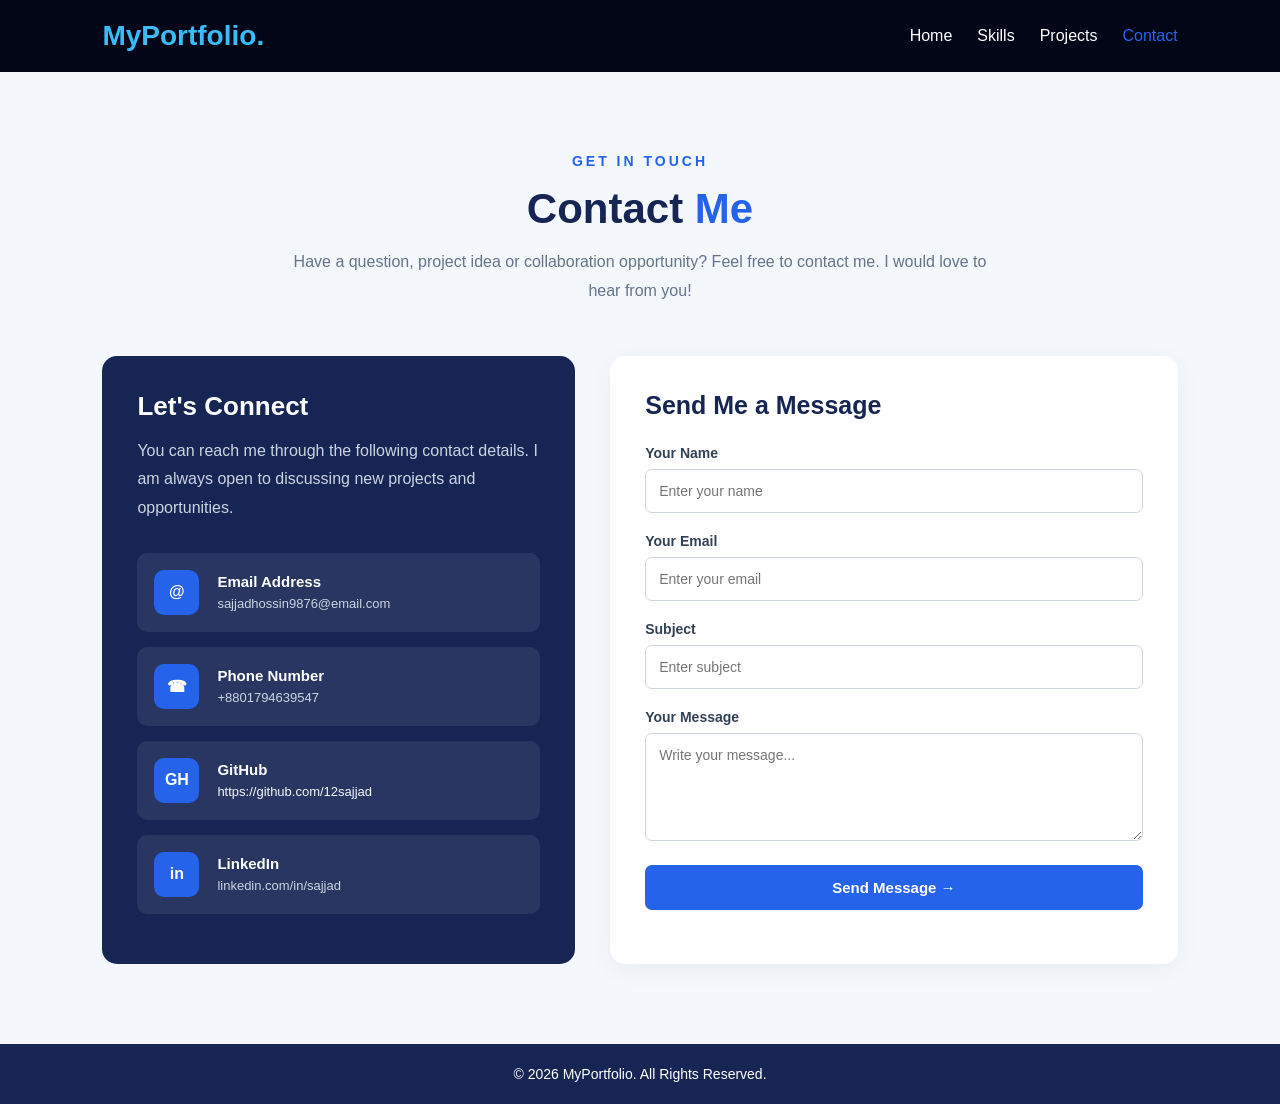
<file: contact.html>
<!DOCTYPE html>
<html lang="en">

<head>

<meta charset="UTF-8">
<meta name="viewport" content="width=device-width, initial-scale=1.0">

<title>Contact Me | Portfolio</title>

<link rel="stylesheet" href="css/style.css">

<style>


/* Contact Page */

.contact-section {
    background: #f4f7fc;
    min-height: 100vh;
    padding: 80px 8%;
}


/* Heading */

.contact-heading {
    text-align: center;
    max-width: 700px;
    margin: 0 auto 50px;
}

.contact-heading .subtitle {
    color: #2563eb;
    font-size: 14px;
    font-weight: bold;
    letter-spacing: 3px;
}

.contact-heading h1 {
    font-size: 42px;
    color: #172554;
    margin: 15px 0;
}

.contact-heading h1 span {
    color: #2563eb;
}

.contact-heading p {
    color: #64748b;
    line-height: 1.8;
}


/* Main Container */

.contact-container {
    display: grid;
    grid-template-columns: 1fr 1.2fr;
    gap: 35px;
    max-width: 1100px;
    margin: auto;
    align-items: stretch;
}


/* Contact Information */

.contact-info {
    background: #172554;
    padding: 35px;
    border-radius: 15px;
    color: white;
}

.contact-info h2 {
    font-size: 26px;
    margin-bottom: 15px;
}

.info-text {
    color: #cbd5e1;
    line-height: 1.8;
    margin-bottom: 30px;
}


/* Info Cards */

.info-card {
    display: flex;
    align-items: center;
    gap: 18px;
    padding: 17px;
    margin-bottom: 15px;
    background: rgba(255,255,255,0.08);
    border-radius: 10px;
    transition: 0.3s;
}

.info-card:hover {
    background: rgba(255,255,255,0.16);
    transform: translateX(5px);
}

.contact-icon {
    width: 45px;
    height: 45px;
    background: #2563eb;
    color: white;
    border-radius: 10px;
    display: flex;
    align-items: center;
    justify-content: center;
    font-weight: bold;
    flex-shrink: 0;
}

.info-card h3 {
    font-size: 15px;
    margin-bottom: 6px;
}

.info-card p {
    font-size: 13px;
    color: #cbd5e1;
    overflow-wrap: anywhere;
}


/* Contact Form */

.contact-form {
    background: white;
    padding: 35px;
    border-radius: 15px;
    box-shadow: 0 5px 25px rgba(0,0,0,0.05);
}

.contact-form h2 {
    color: #172554;
    font-size: 25px;
    margin-bottom: 25px;
}

.contact-form label {
    display: block;
    color: #334155;
    font-weight: bold;
    font-size: 14px;
    margin-bottom: 8px;
}

.contact-form input,
.contact-form textarea {
    width: 100%;
    padding: 13px;
    margin-bottom: 20px;
    border: 1px solid #cbd5e1;
    border-radius: 7px;
    font-size: 14px;
    outline: none;
    font-family: Arial, sans-serif;
    box-sizing: border-box;
}

.contact-form input:focus,
.contact-form textarea:focus {
    border-color: #2563eb;
}

.contact-form textarea {
    resize: vertical;
}


/* Submit Button */

.contact-form button {
    width: 100%;
    padding: 14px;
    background: #2563eb;
    color: white;
    border: none;
    border-radius: 7px;
    font-size: 15px;
    font-weight: bold;
    cursor: pointer;
    transition: 0.3s;
}

.contact-form button:hover {
    background: #1e40af;
    transform: translateY(-3px);
}


/* Active Navigation */

nav ul li a.active {
    color: #2563eb;
}


/* Footer */

footer {
    background: #172554;
    color: white;
    text-align: center;
    padding: 22px;
    font-size: 14px;
}


/* Responsive Design */

@media (max-width: 800px) {

    .contact-container {
        grid-template-columns: 1fr;
    }

    .contact-heading h1 {
        font-size: 32px;
    }

    .contact-section {
        padding: 50px 5%;
    }

}





</style>



</head>

<body>

<!-- Navigation Bar -->

<nav>

<div class="logo">MyPortfolio<span>.</span></div>

<ul>
<li><a href="index.html">Home</a></li>
<li><a href="skills.html">Skills</a></li>
<li><a href="projects.html">Projects</a></li>
<li><a href="contact.html" class="active">Contact</a></li>
</ul>

</nav>


<!-- Contact Section -->

<section class="contact-section">

<div class="contact-heading">

<span class="subtitle">GET IN TOUCH</span>

<h1>Contact <span>Me</span></h1>

<p>
Have a question, project idea or collaboration opportunity?
Feel free to contact me. I would love to hear from you!
</p>

</div>


<div class="contact-container">


<!-- Contact Information -->

<div class="contact-info">

<h2>Let's Connect</h2>

<p class="info-text">
You can reach me through the following contact details.
I am always open to discussing new projects and opportunities.
</p>


<div class="info-card">

<div class="contact-icon">@</div>

<div>
<h3>Email Address</h3>
<p>sajjadhossin9876@email.com</p>
</div>

</div>


<div class="info-card">

<div class="contact-icon">☎</div>

<div>
<h3>Phone Number</h3>
<p>+8801794639547</p>
</div>

</div>


<div class="info-card">

<div class="contact-icon">GH</div>

<div>
<h3>GitHub</h3>
<p ><a style="color: #f4f7fc; text-decoration: none;" href=" https://github.com/12sajjad/Personal-Portfolio-Website"> https://github.com/12sajjad</a></p>
</div>

</div>


<div class="info-card">

<div class="contact-icon">in</div>

<div>
<h3>LinkedIn</h3>


<p>linkedin.com/in/sajjad</p>
</div>

</div>


</div>


<!-- Contact Form -->

<div class="contact-form">

<h2>Send Me a Message</h2>

<form action="#" method="post">

<label for="name">Your Name</label>

<input type="text" id="name" name="name"
placeholder="Enter your name" required>


<label for="email">Your Email</label>

<input type="email" id="email" name="email"
placeholder="Enter your email" required>


<label for="subject">Subject</label>

<input type="text" id="subject" name="subject"
placeholder="Enter subject">


<label for="message">Your Message</label>

<textarea id="message" name="message"
rows="5" placeholder="Write your message..."
required></textarea>


<button type="submit">Send Message →</button>

</form>

</div>


</div>

</section>


<!-- Footer -->

<footer>

<p>© 2026 MyPortfolio. All Rights Reserved.</p>

</footer>


</body>
</html>
</file>
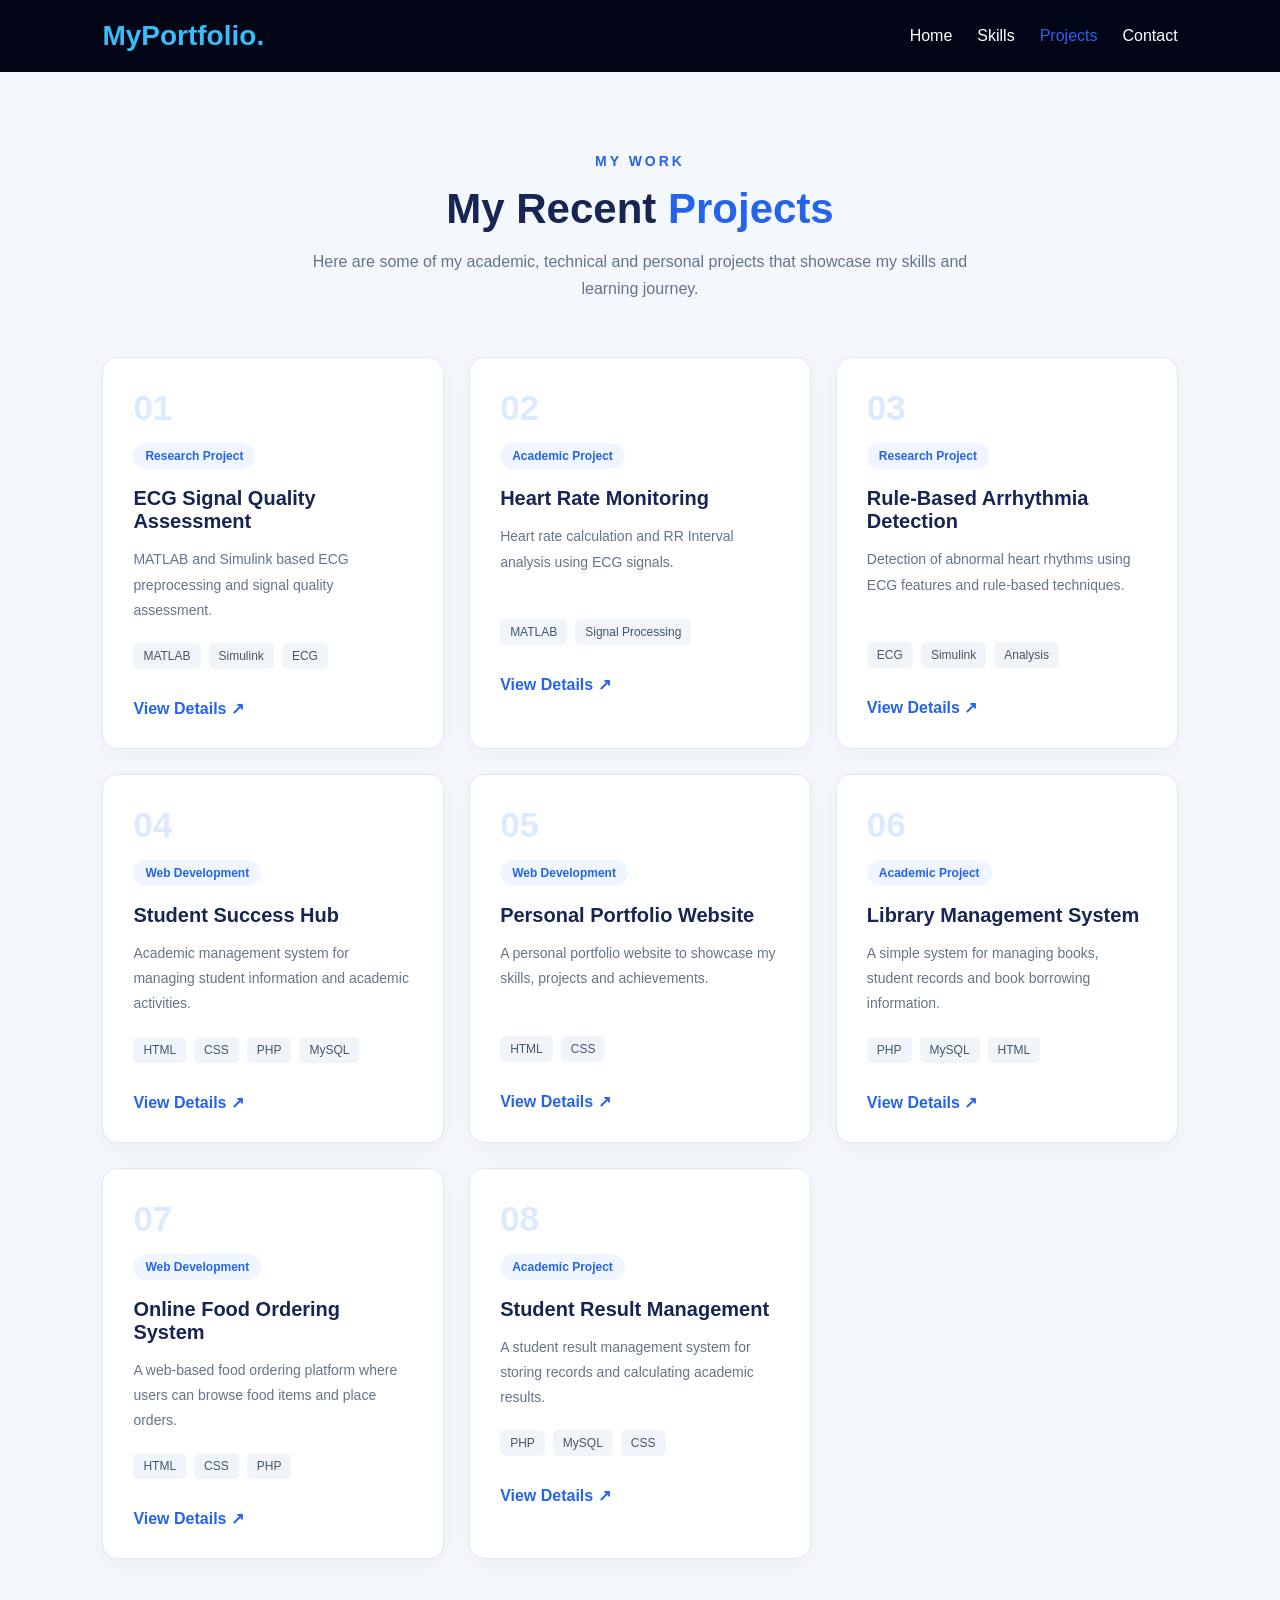
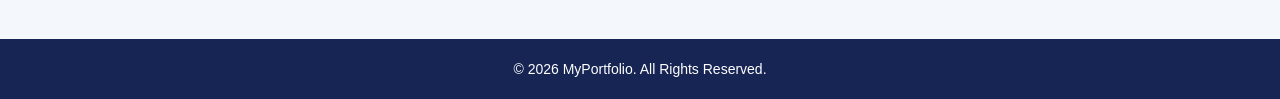
<file: projects.html>
<!DOCTYPE html>
<html lang="en">

<head>

<meta charset="UTF-8">
<meta name="viewport" content="width=device-width, initial-scale=1.0">

<title>My Projects | Portfolio</title>

<link rel="stylesheet" href="css/style.css">

<style>



/* Projects Page */

.project-section {
    padding: 80px 8%;
    background: #f4f7fc;
    min-height: 100vh;
}

.project-heading {
    text-align: center;
    max-width: 700px;
    margin: 0 auto 55px;
}

.subtitle {
    color: #2563eb;
    font-size: 14px;
    font-weight: bold;
    letter-spacing: 3px;
}

.project-heading h1 {
    font-size: 42px;
    color: #172554;
    margin: 15px 0;
}

.project-heading h1 span {
    color: #2563eb;
}

.project-heading p {
    color: #64748b;
    font-size: 16px;
    line-height: 1.7;
}


/* Project Grid */

.projects {
    display: grid;
    grid-template-columns: repeat(3, 1fr);
    gap: 25px;
}


/* Project Card */

.project-card {
    background: white;
    padding: 30px;
    border-radius: 15px;
    border: 1px solid #e2e8f0;
    box-shadow: 0 5px 20px rgba(0,0,0,0.04);
    transition: 0.3s;
    position: relative;
}

.project-card:hover {
    transform: translateY(-10px);
    box-shadow: 0 12px 30px rgba(37,99,235,0.13);
    border-color: #93c5fd;
}

.project-number {
    font-size: 35px;
    font-weight: bold;
    color: #dbeafe;
    margin-bottom: 15px;
}

.category {
    display: inline-block;
    background: #eff6ff;
    color: #2563eb;
    padding: 6px 12px;
    border-radius: 20px;
    font-size: 12px;
    font-weight: bold;
    margin-bottom: 18px;
}

.project-card h3 {
    color: #172554;
    font-size: 20px;
    margin-bottom: 14px;
}

.project-card p {
    color: #64748b;
    font-size: 14px;
    line-height: 1.8;
    min-height: 75px;
}


/* Technology Tags */

.tags {
    display: flex;
    flex-wrap: wrap;
    gap: 8px;
    margin: 20px 0;
}

.tags span {
    background: #f1f5f9;
    color: #475569;
    padding: 6px 10px;
    border-radius: 5px;
    font-size: 12px;
}


/* Project Link */

.project-link {
    display: inline-block;
    color: #2563eb;
    text-decoration: none;
    font-weight: bold;
    margin-top: 10px;
    transition: 0.3s;
}

.project-link:hover {
    color: #1e40af;
    letter-spacing: 1px;
}


/* Navigation Active Link */

nav ul li a.active {
    color: #2563eb;
}


/* Footer */

footer {
    background: #172554;
    color: white;
    text-align: center;
    padding: 22px;
    font-size: 14px;
}


/* Responsive Design */

@media (max-width: 1000px) {

    .projects {
        grid-template-columns: repeat(2, 1fr);
    }

}

@media (max-width: 600px) {

    .projects {
        grid-template-columns: 1fr;
    }

    .project-section {
        padding: 50px 5%;
    }

    .project-heading h1 {
        font-size: 30px;
    }

}









</style>

</head>

<body>

<!-- Navigation Bar -->

<nav>

    <div class="logo">MyPortfolio<span>.</span></div>

    <ul>
        <li><a href="index.html">Home</a></li>
        <li><a href="skills.html">Skills</a></li>
        <li><a href="projects.html" class="active">Projects</a></li>
        <li><a href="contact.html">Contact</a></li>
    </ul>

</nav>


<!-- Projects Section -->

<section class="project-section">

    <div class="project-heading">

        <span class="subtitle">MY WORK</span>

        <h1>My Recent <span>Projects</span></h1>

        <p>
            Here are some of my academic, technical and personal
            projects that showcase my skills and learning journey.
        </p>

    </div>


    <!-- Project Cards -->

    <div class="projects">


        <div class="project-card">

            <div class="project-number">01</div>

            <span class="category">Research Project</span>

            <h3>ECG Signal Quality Assessment</h3>

            <p>
                MATLAB and Simulink based ECG preprocessing
                and signal quality assessment.
            </p>

            <div class="tags">
                <span>MATLAB</span>
                <span>Simulink</span>
                <span>ECG</span>
            </div>

            <a href="#" class="project-link">View Details ↗</a>

        </div>



        <div class="project-card">

            <div class="project-number">02</div>

            <span class="category">Academic Project</span>

            <h3>Heart Rate Monitoring</h3>

            <p>
                Heart rate calculation and RR Interval analysis
                using ECG signals.
            </p>

            <div class="tags">
                <span>MATLAB</span>
                <span>Signal Processing</span>
            </div>

            <a href="#" class="project-link">View Details ↗</a>

        </div>



        <div class="project-card">

            <div class="project-number">03</div>

            <span class="category">Research Project</span>

            <h3>Rule-Based Arrhythmia Detection</h3>

            <p>
                Detection of abnormal heart rhythms using
                ECG features and rule-based techniques.
            </p>

            <div class="tags">
                <span>ECG</span>
                <span>Simulink</span>
                <span>Analysis</span>
            </div>

            <a href="#" class="project-link">View Details ↗</a>

        </div>



        <div class="project-card">

            <div class="project-number">04</div>

            <span class="category">Web Development</span>

            <h3>Student Success Hub</h3>

            <p>
                Academic management system for managing
                student information and academic activities.
            </p>

            <div class="tags">
                <span>HTML</span>
                <span>CSS</span>
                <span>PHP</span>
                <span>MySQL</span>
            </div>

            <a href="#" class="project-link">View Details ↗</a>

        </div>



        <div class="project-card">

            <div class="project-number">05</div>

            <span class="category">Web Development</span>

            <h3>Personal Portfolio Website</h3>

            <p>
                A personal portfolio website to showcase
                my skills, projects and achievements.
            </p>

            <div class="tags">
                <span>HTML</span>
                <span>CSS</span>
            </div>

            <a href="#" class="project-link">View Details ↗</a>

        </div>



        <div class="project-card">

            <div class="project-number">06</div>

            <span class="category">Academic Project</span>

            <h3>Library Management System</h3>

            <p>
                A simple system for managing books,
                student records and book borrowing information.
            </p>

            <div class="tags">
                <span>PHP</span>
                <span>MySQL</span>
                <span>HTML</span>
            </div>

            <a href="#" class="project-link">View Details ↗</a>

        </div>



        <div class="project-card">

            <div class="project-number">07</div>

            <span class="category">Web Development</span>

            <h3>Online Food Ordering System</h3>

            <p>
                A web-based food ordering platform where
                users can browse food items and place orders.
            </p>

            <div class="tags">
                <span>HTML</span>
                <span>CSS</span>
                <span>PHP</span>
            </div>

            <a href="#" class="project-link">View Details ↗</a>

        </div>



        <div class="project-card">

            <div class="project-number">08</div>

            <span class="category">Academic Project</span>

            <h3>Student Result Management</h3>

            <p>
                A student result management system for
                storing records and calculating academic results.
            </p>

            <div class="tags">
                <span>PHP</span>
                <span>MySQL</span>
                <span>CSS</span>
            </div>

            <a href="#" class="project-link">View Details ↗</a>

        </div>


    </div>

</section>


<!-- Footer -->

<footer>

    <p>© 2026 MyPortfolio. All Rights Reserved.</p>

</footer>

</body>
</html>
</file>
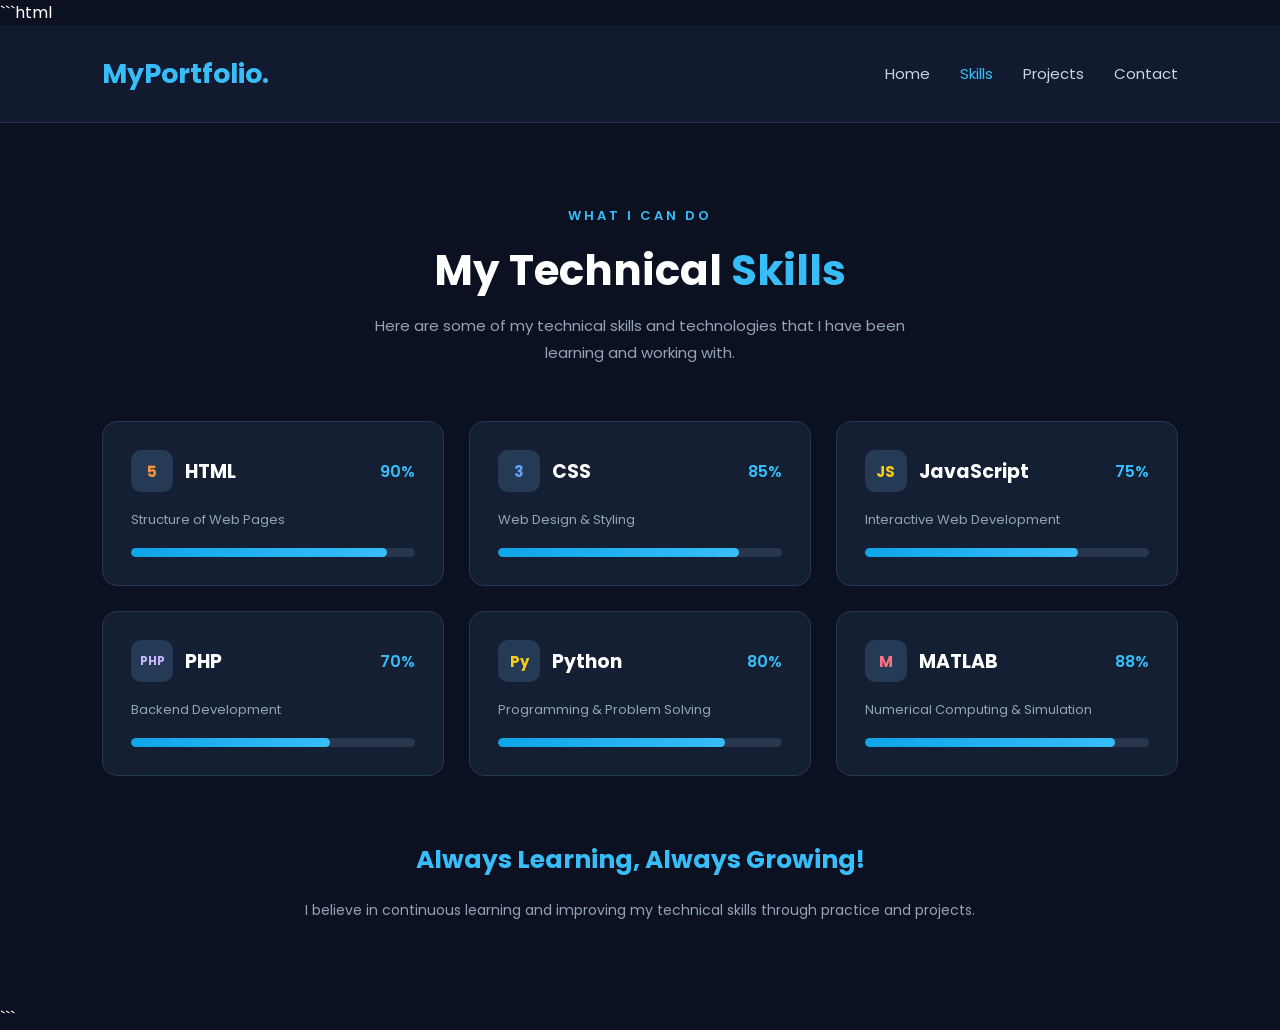
<file: skills.html>
```html
<!DOCTYPE html>
<html lang="en">

<head>
    <meta charset="UTF-8">
    <meta name="viewport" content="width=device-width, initial-scale=1.0">

    <title>My Skills | Portfolio</title>

    <!-- <link rel="stylesheet" href="css/style.css"> -->


    <link href="https://fonts.googleapis.com/css2?family=Poppins:wght@300;400;500;600;700;800&display=swap" rel="stylesheet">



<style>



.skills-page {
    margin: 0;
    padding: 0;
    font-family: 'Poppins', sans-serif;
    background: #0b1120;
    color: white;
    min-height: 100vh;
}


/* Navbar */

.skills-page nav {
    display: flex;
    justify-content: space-between;
    align-items: center;
    padding: 20px 8%;
    background: #111a2e;
    border-bottom: 1px solid #26334d;
}

.skills-page .logo {
    font-size: 27px;
    font-weight: 700;
    color: #38bdf8;
}

.skills-page nav ul {
    display: flex;
    list-style: none;
    gap: 30px;
}

.skills-page nav ul li a {
    text-decoration: none;
    color: #cbd5e1;
    font-size: 15px;
    transition: 0.3s;
}

.skills-page nav ul li a:hover,
.skills-page nav ul li a.active {
    color: #38bdf8;
}


/* Main Section */

.skills-page .section {
    padding: 70px 8%;
}


/* Heading */

.skills-page .section-heading {
    text-align: center;
    margin-bottom: 55px;
}

.skills-page .subtitle {
    color: #38bdf8;
    font-size: 13px;
    font-weight: 600;
    letter-spacing: 3px;
}

.skills-page .section-heading h1 {
    font-size: 42px;
    margin: 10px 0;
    font-weight: 700;
}

.skills-page .section-heading h1 span {
    color: #38bdf8;
}

.skills-page .description {
    color: #94a3b8;
    font-size: 15px;
    max-width: 550px;
    margin: auto;
    line-height: 1.8;
}


/* Skills Grid */

.skills-page .skills-grid {
    display: grid;
    grid-template-columns: repeat(3, 1fr);
    gap: 25px;
}


/* Skill Card */

.skills-page .card {
    background: #151f33;
    padding: 28px;
    border: 1px solid #263852;
    border-radius: 15px;
    transition: 0.4s;
}

.skills-page .card:hover {
    transform: translateY(-8px);
    border-color: #38bdf8;
    box-shadow: 0 10px 30px rgba(56, 189, 248, 0.12);
}


/* Skill Information */

.skills-page .skill-info {
    display: flex;
    align-items: center;
    gap: 12px;
}

.skills-page .skill-info h3 {
    font-size: 19px;
    margin: 0;
    flex: 1;
}

.skills-page .skill-info span {
    color: #38bdf8;
    font-size: 16px;
    font-weight: 600;
}


/* Skill Icon */

.skills-page .skill-icon {
    width: 42px;
    height: 42px;
    border-radius: 10px;
    display: flex;
    justify-content: center;
    align-items: center;
    font-weight: 700;
    font-size: 15px;
    background: #243a55;
    color: #38bdf8;
}

.skills-page .skill-icon.html {
    color: #fb923c;
}

.skills-page .skill-icon.css {
    color: #60a5fa;
}

.skills-page .skill-icon.js {
    color: #facc15;
}

.skills-page .skill-icon.php {
    color: #c4b5fd;
    font-size: 12px;
}

.skills-page .skill-icon.python {
    color: #facc15;
}

.skills-page .skill-icon.matlab {
    color: #fb7185;
}


/* Skill Description */

.skills-page .card p {
    color: #94a3b8;
    font-size: 13px;
    margin: 18px 0;
}


/* Progress Bar */

.skills-page .bar {
    width: 100%;
    height: 9px;
    background: #29364d;
    border-radius: 20px;
    overflow: hidden;
}

.skills-page .bar span {
    display: block;
    height: 100%;
    background: linear-gradient(90deg, #0ea5e9, #38bdf8);
    border-radius: 20px;
    animation: progress 1.5s ease;
}

@keyframes progress {
    from {
        width: 0;
    }
}


/* Bottom Text */

.skills-page .bottom-text {
    text-align: center;
    margin-top: 65px;
}

.skills-page .bottom-text h2 {
    color: #38bdf8;
    font-size: 25px;
}

.skills-page .bottom-text p {
    color: #94a3b8;
    font-size: 14px;
}


/* Responsive Design */

@media (max-width: 900px) {

    .skills-page .skills-grid {
        grid-template-columns: repeat(2, 1fr);
    }

}

@media (max-width: 600px) {

    .skills-page nav {
        flex-direction: column;
        gap: 15px;
    }

    .skills-page nav ul {
        gap: 15px;
        padding: 0;
    }

    .skills-page .section {
        padding: 45px 6%;
    }

    .skills-page .section-heading h1 {
        font-size: 30px;
    }

    .skills-page .skills-grid {
        grid-template-columns: 1fr;
    }

}



</style>





</head>

<body class="skills-page">

    <!-- Navbar -->

    <nav>
        <div class="logo">MyPortfolio.</div>

        <ul>
            <li><a href="index.html">Home</a></li>
            <li><a href="skills.html" class="active">Skills</a></li>
            <li><a href="projects.html">Projects</a></li>
            <li><a href="contact.html">Contact</a></li>
        </ul>
    </nav>


    <!-- Skills Section -->

    <section class="section">

        <div class="section-heading">
            <p class="subtitle">WHAT I CAN DO</p>

            <h1>My Technical <span>Skills</span></h1>

            <p class="description">
                Here are some of my technical skills and technologies
                that I have been learning and working with.
            </p>
        </div>


        <div class="skills-grid">

            <!-- HTML -->

            <div class="card">
                <div class="skill-info">
                    <div class="skill-icon html">5</div>
                    <h3>HTML</h3>
                    <span>90%</span>
                </div>

                <p>Structure of Web Pages</p>

                <div class="bar">
                    <span style="width:90%"></span>
                </div>
            </div>


            <!-- CSS -->

            <div class="card">
                <div class="skill-info">
                    <div class="skill-icon css">3</div>
                    <h3>CSS</h3>
                    <span>85%</span>
                </div>

                <p>Web Design & Styling</p>

                <div class="bar">
                    <span style="width:85%"></span>
                </div>
            </div>


            <!-- JavaScript -->

            <div class="card">
                <div class="skill-info">
                    <div class="skill-icon js">JS</div>
                    <h3>JavaScript</h3>
                    <span>75%</span>
                </div>

                <p>Interactive Web Development</p>

                <div class="bar">
                    <span style="width:75%"></span>
                </div>
            </div>


            <!-- PHP -->

            <div class="card">
                <div class="skill-info">
                    <div class="skill-icon php">PHP</div>
                    <h3>PHP</h3>
                    <span>70%</span>
                </div>

                <p>Backend Development</p>

                <div class="bar">
                    <span style="width:70%"></span>
                </div>
            </div>


            <!-- Python -->

            <div class="card">
                <div class="skill-info">
                    <div class="skill-icon python">Py</div>
                    <h3>Python</h3>
                    <span>80%</span>
                </div>

                <p>Programming & Problem Solving</p>

                <div class="bar">
                    <span style="width:80%"></span>
                </div>
            </div>


            <!-- MATLAB -->

            <div class="card">
                <div class="skill-info">
                    <div class="skill-icon matlab">M</div>
                    <h3>MATLAB</h3>
                    <span>88%</span>
                </div>

                <p>Numerical Computing & Simulation</p>

                <div class="bar">
                    <span style="width:88%"></span>
                </div>
            </div>

        </div>


        <div class="bottom-text">
            <h2>Always Learning, Always Growing!</h2>

            <p>
                I believe in continuous learning and improving my
                technical skills through practice and projects.
            </p>
        </div>

    </section>

</body>
</html>
```
</file>
<file: css/style.css>
*{
margin:0;
padding:0;
box-sizing:border-box;
font-family:'Poppins',sans-serif;
}

body{
background:#0f172a;
color:white;
}

nav{
display:flex;
justify-content:space-between;
align-items:center;
padding:20px 8%;
background:#020617;
position:sticky;
top:0;
z-index:100;
}

.logo{
font-size:28px;
font-weight:700;
color:#38bdf8;
}

nav ul{
display:flex;
list-style:none;
}

nav ul li{
margin-left:25px;
}

nav ul li a{
text-decoration:none;
color:white;
transition:0.3s;
}

nav ul li a:hover{
color:#38bdf8;
}
</file>
